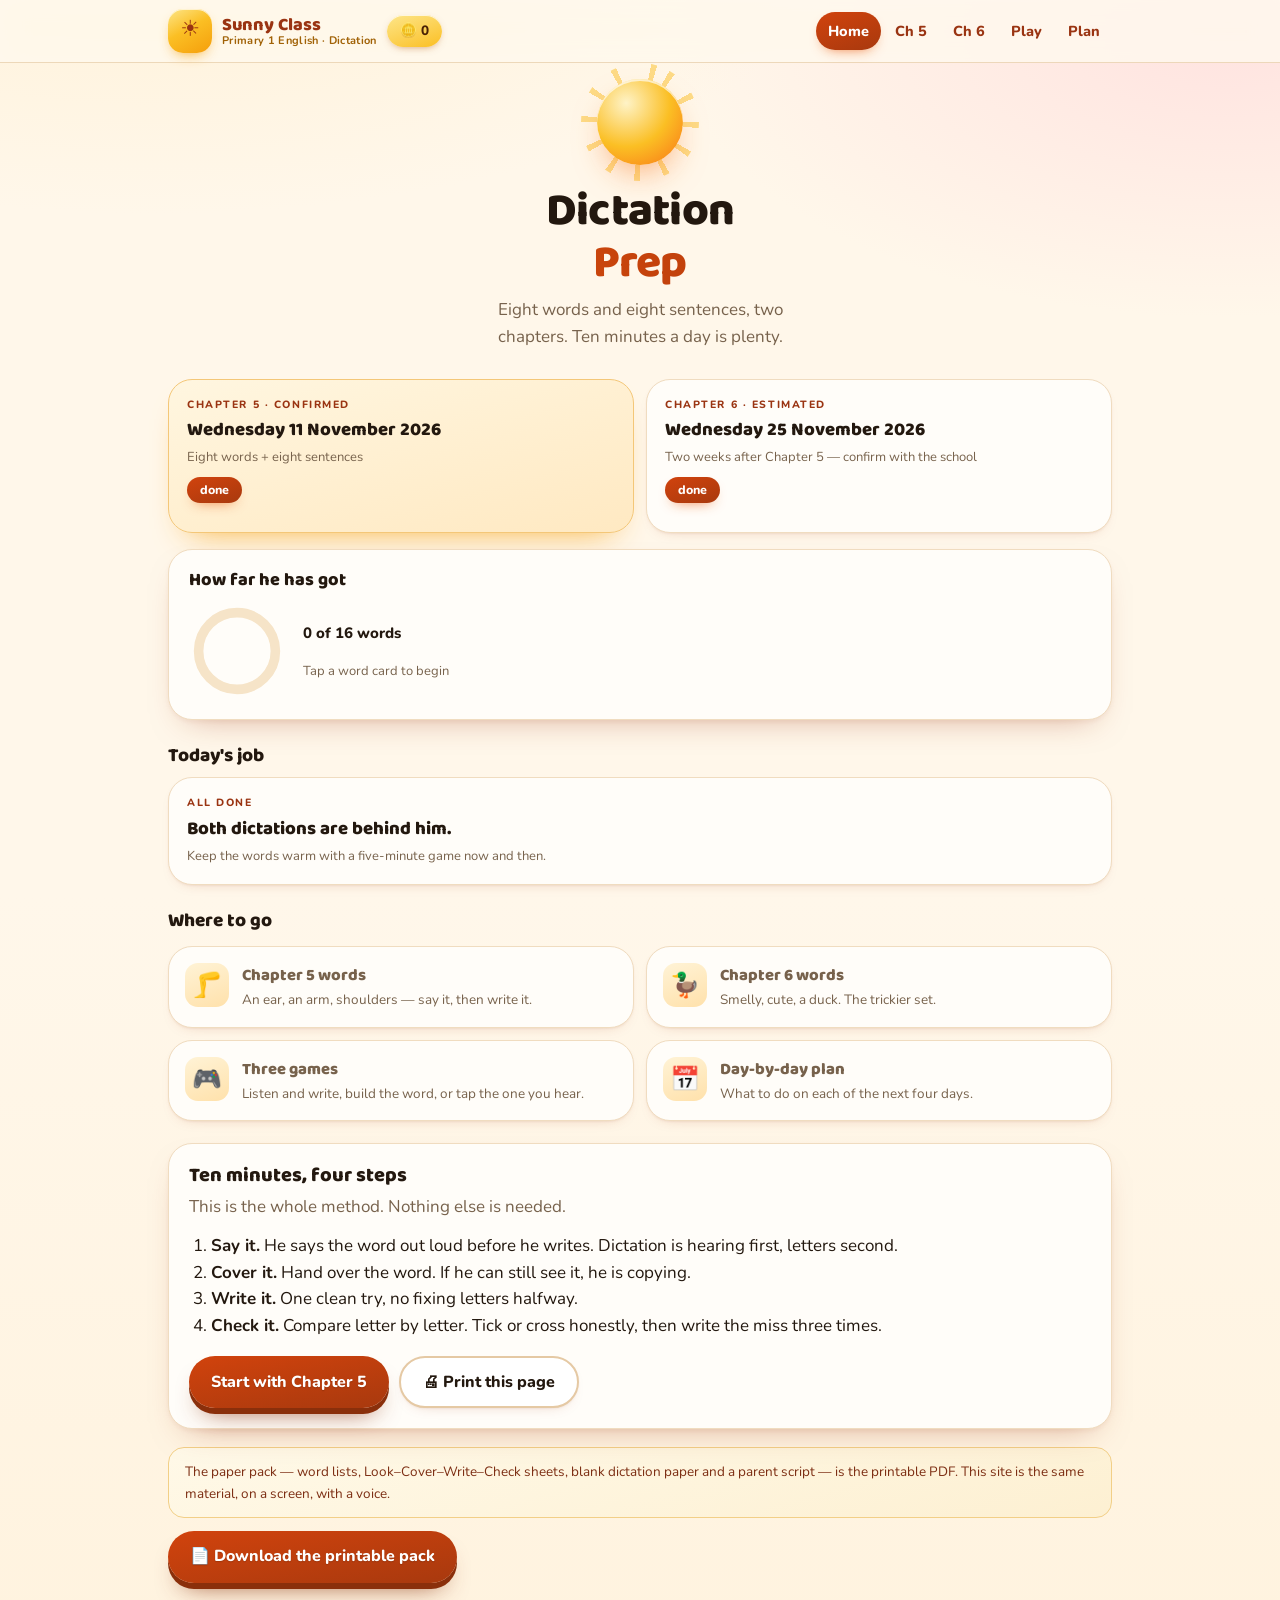
<file: index.html>
<!DOCTYPE html>
<html lang="en">
<head>
<meta charset="utf-8">
<meta name="viewport" content="width=device-width, initial-scale=1">
<title>Sunny Class · P1 English Dictation</title>
<meta name="description" content="Practice for Anton's Primary 1 English dictation, Chapters 5 and 6.">
<meta name="theme-color" content="#fff7ea">
<link rel="icon" href="favicon.svg" type="image/svg+xml">
<link rel="preconnect" href="https://fonts.googleapis.com">
<link rel="preconnect" href="https://fonts.gstatic.com" crossorigin>
<link href="https://fonts.googleapis.com/css2?family=Baloo+2:wght@600;700;800&family=Nunito:wght@400;600;700;800&family=Comic+Neue:wght@700&display=swap" rel="stylesheet">
<link rel="stylesheet" href="css/app.css">
</head>
<body data-page="home">

<header class="site-header">
  <div class="wrap">
    <a class="brand" href="./">
      <span class="brand-mark" aria-hidden="true">☀️</span>
      <span>Sunny Class<small>Primary 1 English · Dictation</small></span>
    </a>
    <p class="coins" data-coins>🪙 0</p>
    <nav class="nav" aria-label="Main">
      <a href="./" aria-current="page">Home</a>
      <a href="ch5/">Ch 5</a>
      <a href="ch6/">Ch 6</a>
      <a href="play/">Play</a>
      <a href="plan/">Plan</a>
    </nav>
  </div>
</header>

<main class="wrap">

  <section class="hero">
    <div class="sun-badge" aria-hidden="true"></div>
    <h1>Dictation <span class="g">Prep</span></h1>
    <p class="lede">Eight words and eight sentences, two chapters. Ten minutes a day is plenty.</p>
  </section>

  <section class="dates" aria-label="Dictation dates">
    <div class="date-card now">
      <p class="tag">CHAPTER 5 · CONFIRMED</p>
      <p class="when">Wednesday 11 November 2026</p>
      <p class="sub">Eight words + eight sentences</p>
      <p class="countdown" data-countdown="ch5">…</p>
    </div>
    <div class="date-card">
      <p class="tag">CHAPTER 6 · ESTIMATED</p>
      <p class="when">Wednesday 25 November 2026</p>
      <p class="sub">Two weeks after Chapter 5 — confirm with the school</p>
      <p class="countdown" data-countdown="ch6">…</p>
    </div>
  </section>

  <section style="margin-top:16px" aria-labelledby="ring-h">
    <div class="card">
      <h2 id="ring-h" style="font-size:18px;margin-bottom:12px">How far he has got</h2>
      <div data-ring></div>
    </div>
  </section>

  <section aria-labelledby="today-h">
    <h2 id="today-h" style="margin:26px 0 0;font-size:19px">Today's job</h2>
    <div style="margin-top:10px" data-today></div>
  </section>

  <section aria-labelledby="go-h">
    <h2 id="go-h" style="margin:26px 0 0;font-size:19px">Where to go</h2>
    <div class="grid-links">
      <a class="tile" href="ch5/">
        <span class="ico" aria-hidden="true">🦵</span>
        <span><strong>Chapter 5 words</strong><span>An ear, an arm, shoulders — say it, then write it.</span></span>
      </a>
      <a class="tile" href="ch6/">
        <span class="ico" aria-hidden="true">🦆</span>
        <span><strong>Chapter 6 words</strong><span>Smelly, cute, a duck. The trickier set.</span></span>
      </a>
      <a class="tile" href="play/">
        <span class="ico" aria-hidden="true">🎮</span>
        <span><strong>Three games</strong><span>Listen and write, build the word, or tap the one you hear.</span></span>
      </a>
      <a class="tile" href="plan/">
        <span class="ico" aria-hidden="true">📅</span>
        <span><strong>Day-by-day plan</strong><span>What to do on each of the next four days.</span></span>
      </a>
    </div>
  </section>

  <section class="card" style="margin-top:22px" aria-labelledby="min-h">
    <h2 id="min-h">Ten minutes, four steps</h2>
    <p class="lede">This is the whole method. Nothing else is needed.</p>
    <ol style="margin:12px 0 0;padding-left:22px">
      <li><strong>Say it.</strong> He says the word out loud before he writes. Dictation is hearing first, letters second.</li>
      <li><strong>Cover it.</strong> Hand over the word. If he can still see it, he is copying.</li>
      <li><strong>Write it.</strong> One clean try, no fixing letters halfway.</li>
      <li><strong>Check it.</strong> Compare letter by letter. Tick or cross honestly, then write the miss three times.</li>
    </ol>
    <div class="btn-row" style="margin-top:16px">
      <a class="btn btn-primary" href="ch5/">Start with Chapter 5</a>
      <button class="btn btn-ghost" data-print>🖨 Print this page</button>
    </div>
  </section>

  <p class="notice warm" style="margin-top:18px">
    The paper pack — word lists, Look–Cover–Write–Check sheets, blank dictation paper and a parent script —
    is the printable PDF. This site is the same material, on a screen, with a voice.
  </p>
  <div class="btn-row" style="margin-top:12px">
    <a class="btn btn-primary" href="Anton_P1_Dictation_Prep_Pack.pdf" download>📄 Download the printable pack</a>
  </div>

  <footer class="site-footer">
    Made from the school dictation sheets, pages 2 and 3. Scores stay on this device.
  </footer>
</main>

<nav class="bottom-nav" aria-label="Main">
  <ul>
    <li><a href="./" aria-current="page"><span aria-hidden="true">🏠</span><span>Home</span></a></li>
    <li><a href="ch5/"><span aria-hidden="true">🦵</span><span>Ch 5</span></a></li>
    <li><a href="ch6/"><span aria-hidden="true">🦆</span><span>Ch 6</span></a></li>
    <li><a href="play/"><span aria-hidden="true">🎮</span><span>Play</span></a></li>
    <li><a href="plan/"><span aria-hidden="true">📅</span><span>Plan</span></a></li>
  </ul>
</nav>

<script src="js/data.js"></script>
<script src="js/app.js"></script>
</body>
</html>
</file>
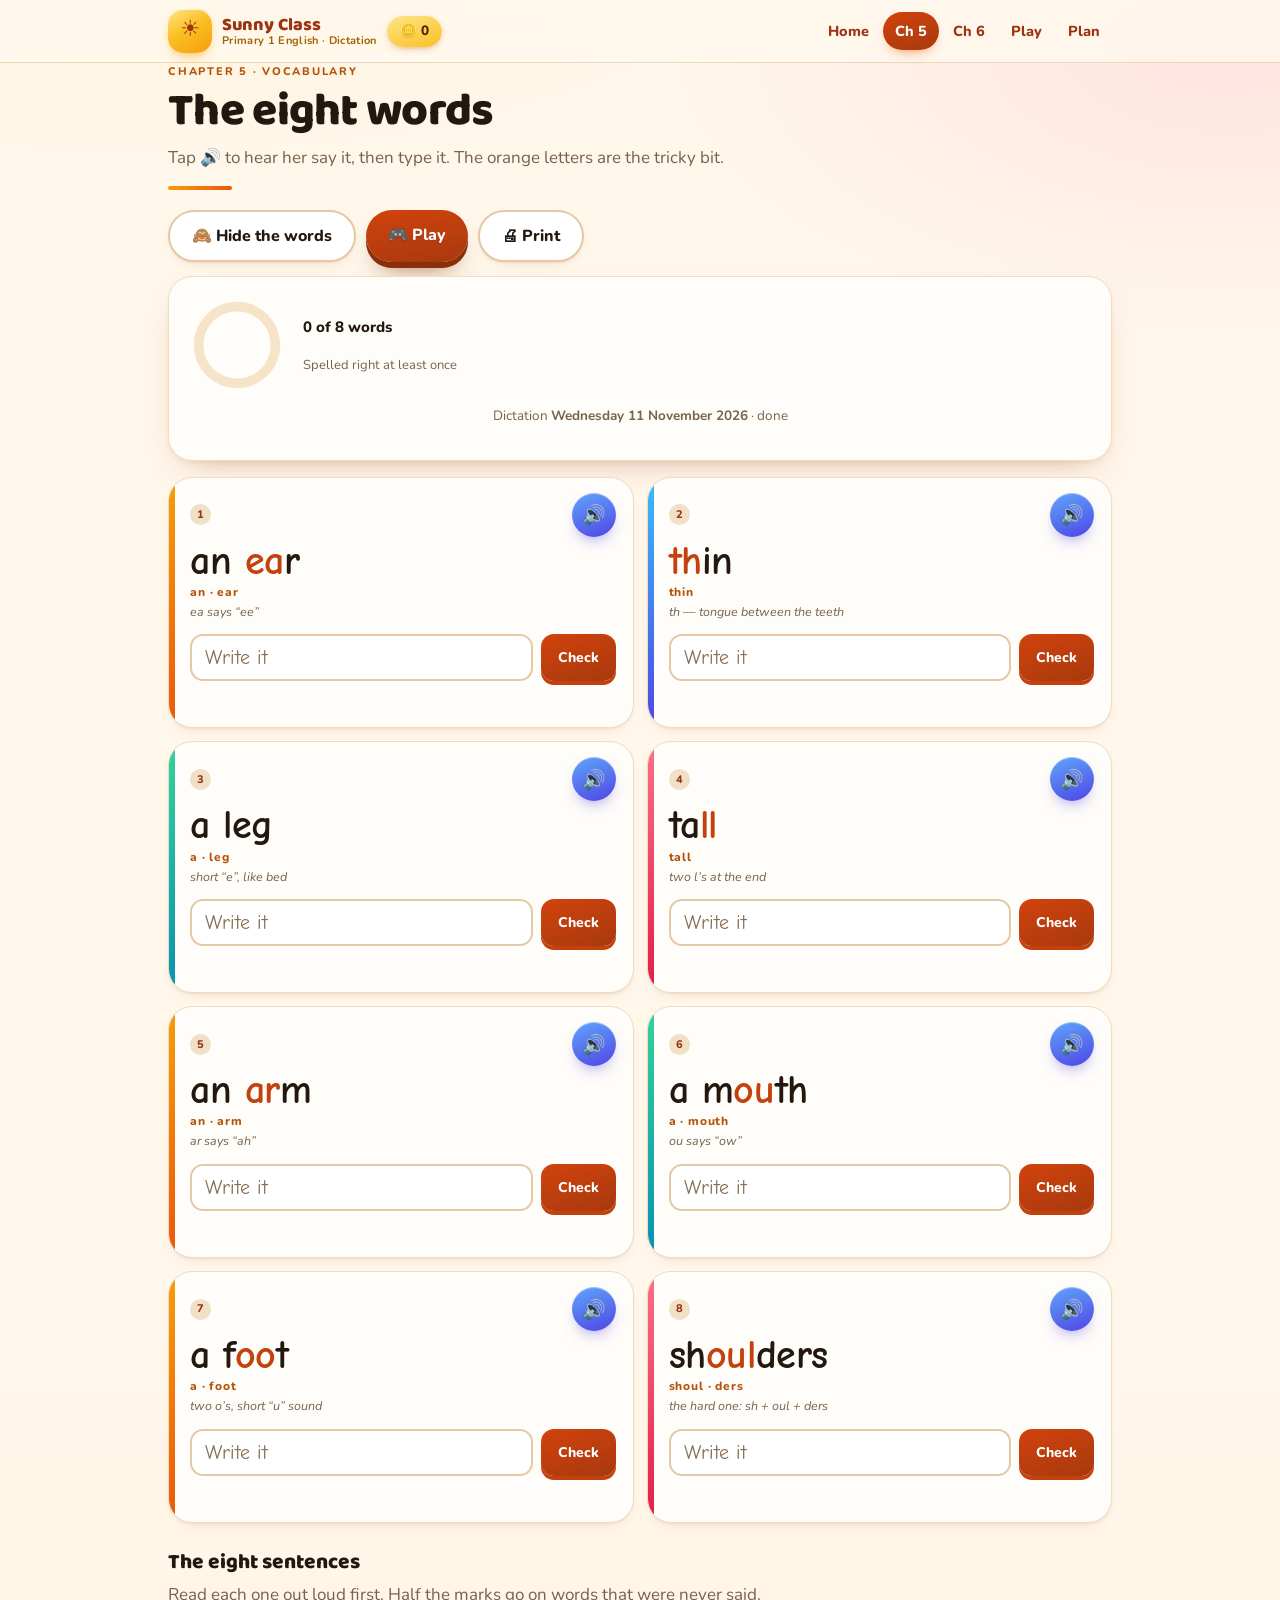
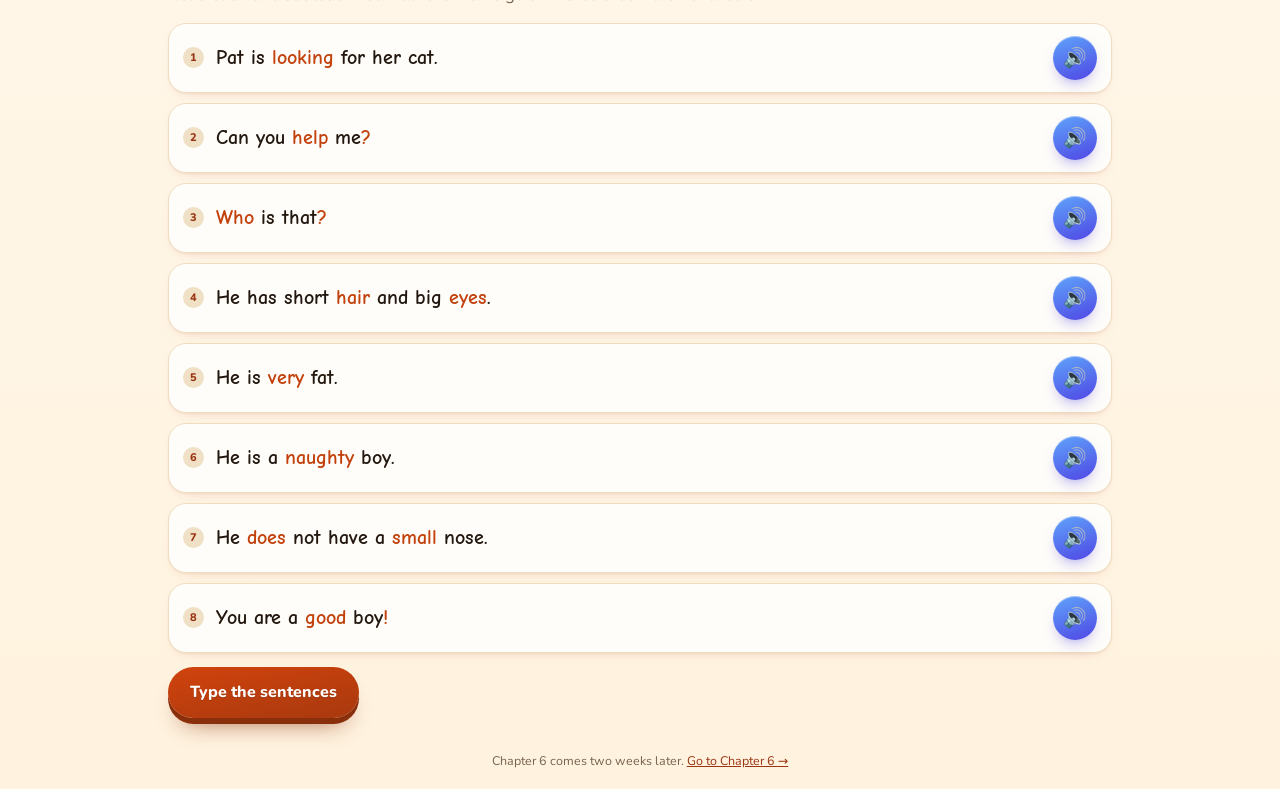
<file: ch5/index.html>
<!DOCTYPE html>
<html lang="en">
<head>
<meta charset="utf-8">
<meta name="viewport" content="width=device-width, initial-scale=1">
<title>Chapter 5 · Sunny Class</title>
<meta name="description" content="Chapter 5 dictation words and sentences for Anton — an ear, thin, a leg, tall, an arm, a mouth, a foot, shoulders.">
<meta name="theme-color" content="#fff7ea">
<link rel="icon" href="../favicon.svg" type="image/svg+xml">
<link rel="preconnect" href="https://fonts.googleapis.com">
<link rel="preconnect" href="https://fonts.gstatic.com" crossorigin>
<link href="https://fonts.googleapis.com/css2?family=Baloo+2:wght@600;700;800&family=Nunito:wght@400;600;700;800&family=Comic+Neue:wght@700&display=swap" rel="stylesheet">
<link rel="stylesheet" href="../css/app.css">
</head>
<body data-page="chapter" data-ch="ch5">

<header class="site-header">
  <div class="wrap">
    <a class="brand" href="../">
      <span class="brand-mark" aria-hidden="true">☀️</span>
      <span>Sunny Class<small>Primary 1 English · Dictation</small></span>
    </a>
    <p class="coins" data-coins>🪙 0</p>
    <nav class="nav" aria-label="Main">
      <a href="../">Home</a>
      <a href="../ch5/" aria-current="page">Ch 5</a>
      <a href="../ch6/">Ch 6</a>
      <a href="../play/">Play</a>
      <a href="../plan/">Plan</a>
    </nav>
  </div>
</header>

<main class="wrap">
  <p class="kicker">Chapter 5 · Vocabulary</p>
  <h1>The eight words</h1>
  <p class="lede">Tap 🔊 to hear her say it, then type it. The orange letters are the tricky bit.</p>
  <div class="rule"></div>

  <div class="btn-row">
    <button class="btn btn-ghost" data-cover aria-pressed="false">🙈 Hide the words</button>
    <a class="btn btn-primary" href="../play/?ch=ch5&amp;mode=type">🎮 Play</a>
    <button class="btn btn-ghost" data-print>🖨 Print</button>
  </div>

  <div class="card" style="margin-top:14px">
    <div data-ring></div>
    <p class="hint" style="margin-top:12px;text-align:center">
      Dictation <strong>Wednesday 11 November 2026</strong> · <span data-countdown="ch5"></span>
    </p>
  </div>

  <div class="word-grid" data-words></div>

  <section aria-labelledby="sents-h" style="margin-top:28px">
    <h2 id="sents-h" style="font-size:21px">The eight sentences</h2>
    <p class="lede">Read each one out loud first. Half the marks go on words that were never said.</p>
    <ul class="sent-list" data-sentences></ul>
    <div class="btn-row" style="margin-top:14px">
      <a class="btn btn-primary" href="../play/?ch=ch5&amp;mode=type&amp;part=sentences">Type the sentences</a>
    </div>
  </section>

  <footer class="site-footer">
    <p>Chapter 6 comes two weeks later. <a href="../ch6/">Go to Chapter 6 →</a></p>
  </footer>
</main>

<nav class="bottom-nav" aria-label="Main">
  <ul>
    <li><a href="../"><span aria-hidden="true">🏠</span><span>Home</span></a></li>
    <li><a href="../ch5/" aria-current="page"><span aria-hidden="true">🦵</span><span>Ch 5</span></a></li>
    <li><a href="../ch6/"><span aria-hidden="true">🦆</span><span>Ch 6</span></a></li>
    <li><a href="../play/"><span aria-hidden="true">🎮</span><span>Play</span></a></li>
    <li><a href="../plan/"><span aria-hidden="true">📅</span><span>Plan</span></a></li>
  </ul>
</nav>

<script src="../js/data.js"></script>
<script src="../js/app.js"></script>
</body>
</html>
</file>
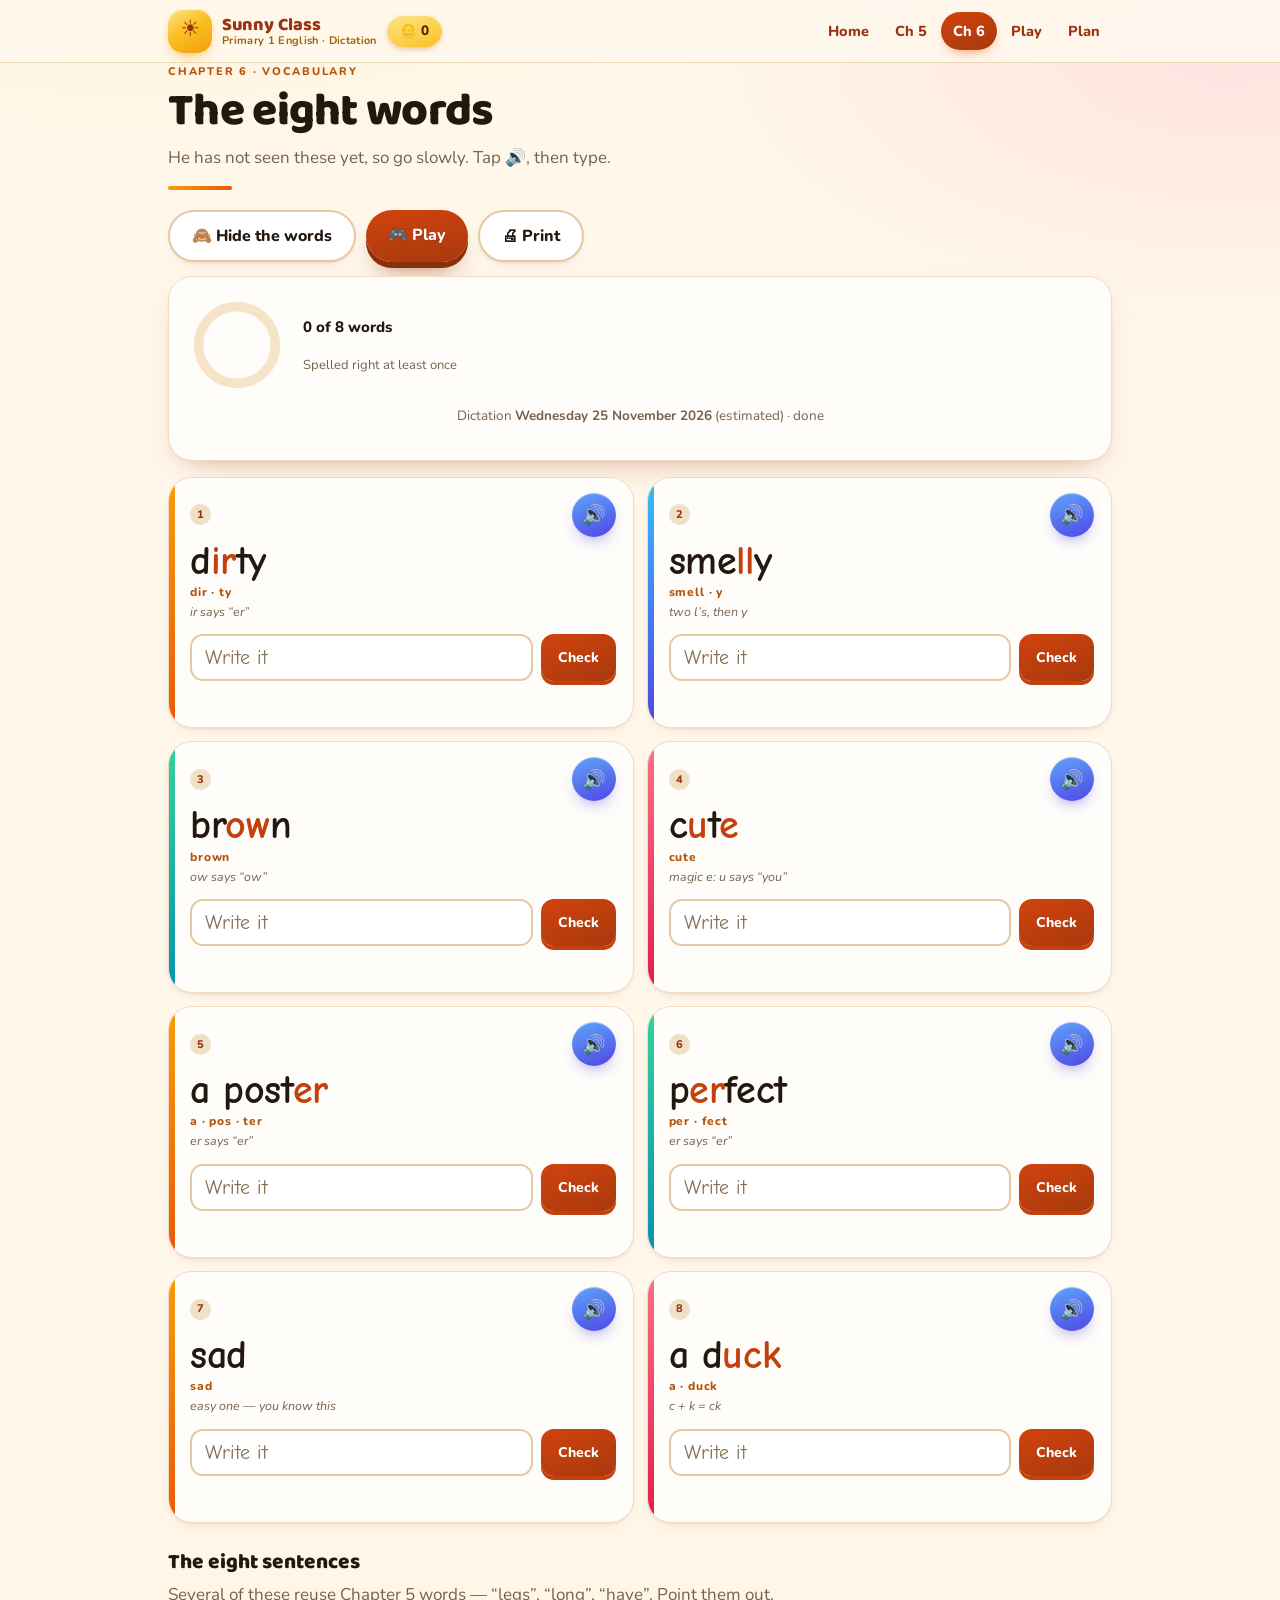
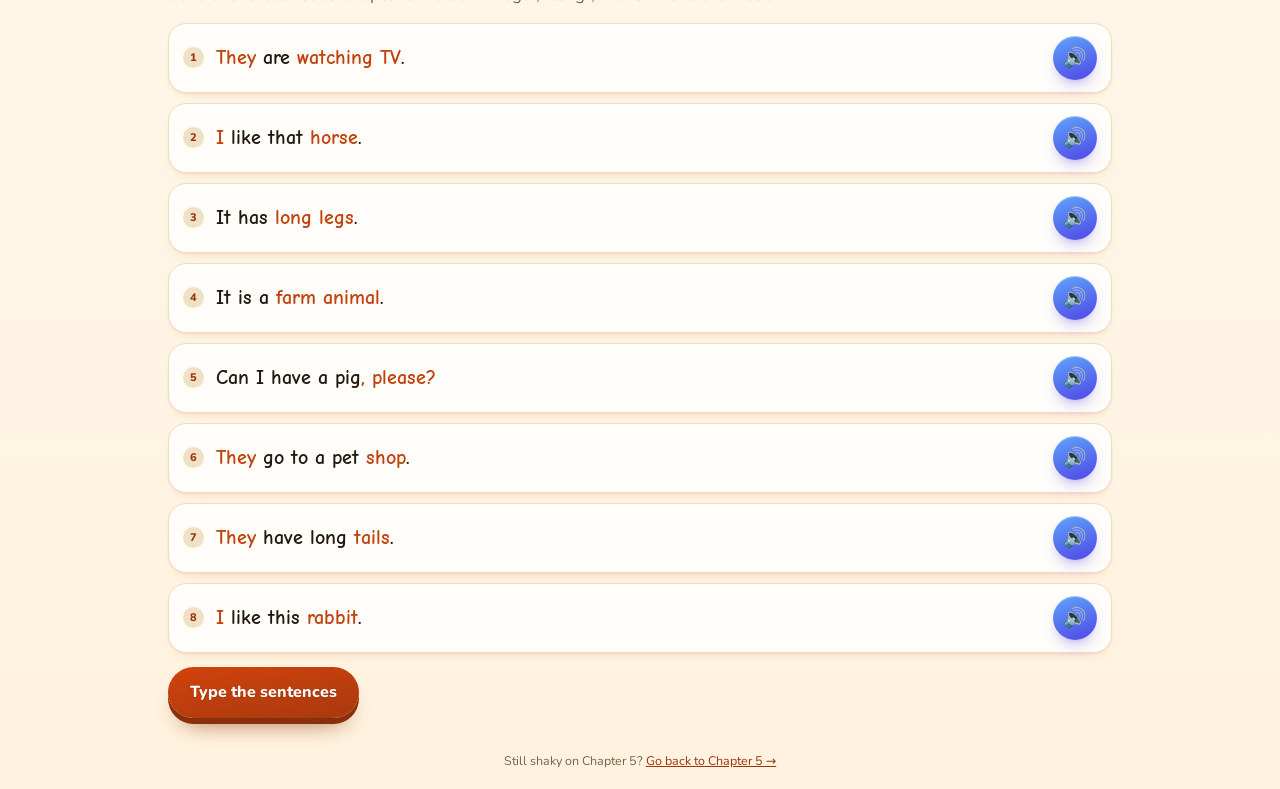
<file: ch6/index.html>
<!DOCTYPE html>
<html lang="en">
<head>
<meta charset="utf-8">
<meta name="viewport" content="width=device-width, initial-scale=1">
<title>Chapter 6 · Sunny Class</title>
<meta name="description" content="Chapter 6 dictation words and sentences for Anton — dirty, smelly, brown, cute, a poster, perfect, sad, a duck.">
<meta name="theme-color" content="#fff7ea">
<link rel="icon" href="../favicon.svg" type="image/svg+xml">
<link rel="preconnect" href="https://fonts.googleapis.com">
<link rel="preconnect" href="https://fonts.gstatic.com" crossorigin>
<link href="https://fonts.googleapis.com/css2?family=Baloo+2:wght@600;700;800&family=Nunito:wght@400;600;700;800&family=Comic+Neue:wght@700&display=swap" rel="stylesheet">
<link rel="stylesheet" href="../css/app.css">
</head>
<body data-page="chapter" data-ch="ch6">

<header class="site-header">
  <div class="wrap">
    <a class="brand" href="../">
      <span class="brand-mark" aria-hidden="true">☀️</span>
      <span>Sunny Class<small>Primary 1 English · Dictation</small></span>
    </a>
    <p class="coins" data-coins>🪙 0</p>
    <nav class="nav" aria-label="Main">
      <a href="../">Home</a>
      <a href="../ch5/">Ch 5</a>
      <a href="../ch6/" aria-current="page">Ch 6</a>
      <a href="../play/">Play</a>
      <a href="../plan/">Plan</a>
    </nav>
  </div>
</header>

<main class="wrap">
  <p class="kicker">Chapter 6 · Vocabulary</p>
  <h1>The eight words</h1>
  <p class="lede">He has not seen these yet, so go slowly. Tap 🔊, then type.</p>
  <div class="rule"></div>

  <div class="btn-row">
    <button class="btn btn-ghost" data-cover aria-pressed="false">🙈 Hide the words</button>
    <a class="btn btn-primary" href="../play/?ch=ch6&amp;mode=type">🎮 Play</a>
    <button class="btn btn-ghost" data-print>🖨 Print</button>
  </div>

  <div class="card" style="margin-top:14px">
    <div data-ring></div>
    <p class="hint" style="margin-top:12px;text-align:center">
      Dictation <strong>Wednesday 25 November 2026</strong> (estimated) · <span data-countdown="ch6"></span>
    </p>
  </div>

  <div class="word-grid" data-words></div>

  <section aria-labelledby="sents-h" style="margin-top:28px">
    <h2 id="sents-h" style="font-size:21px">The eight sentences</h2>
    <p class="lede">Several of these reuse Chapter 5 words — “legs”, “long”, “have”. Point them out.</p>
    <ul class="sent-list" data-sentences></ul>
    <div class="btn-row" style="margin-top:14px">
      <a class="btn btn-primary" href="../play/?ch=ch6&amp;mode=type&amp;part=sentences">Type the sentences</a>
    </div>
  </section>

  <footer class="site-footer">
    <p>Still shaky on Chapter 5? <a href="../ch5/">Go back to Chapter 5 →</a></p>
  </footer>
</main>

<nav class="bottom-nav" aria-label="Main">
  <ul>
    <li><a href="../"><span aria-hidden="true">🏠</span><span>Home</span></a></li>
    <li><a href="../ch5/"><span aria-hidden="true">🦵</span><span>Ch 5</span></a></li>
    <li><a href="../ch6/" aria-current="page"><span aria-hidden="true">🦆</span><span>Ch 6</span></a></li>
    <li><a href="../play/"><span aria-hidden="true">🎮</span><span>Play</span></a></li>
    <li><a href="../plan/"><span aria-hidden="true">📅</span><span>Plan</span></a></li>
  </ul>
</nav>

<script src="../js/data.js"></script>
<script src="../js/app.js"></script>
</body>
</html>
</file>
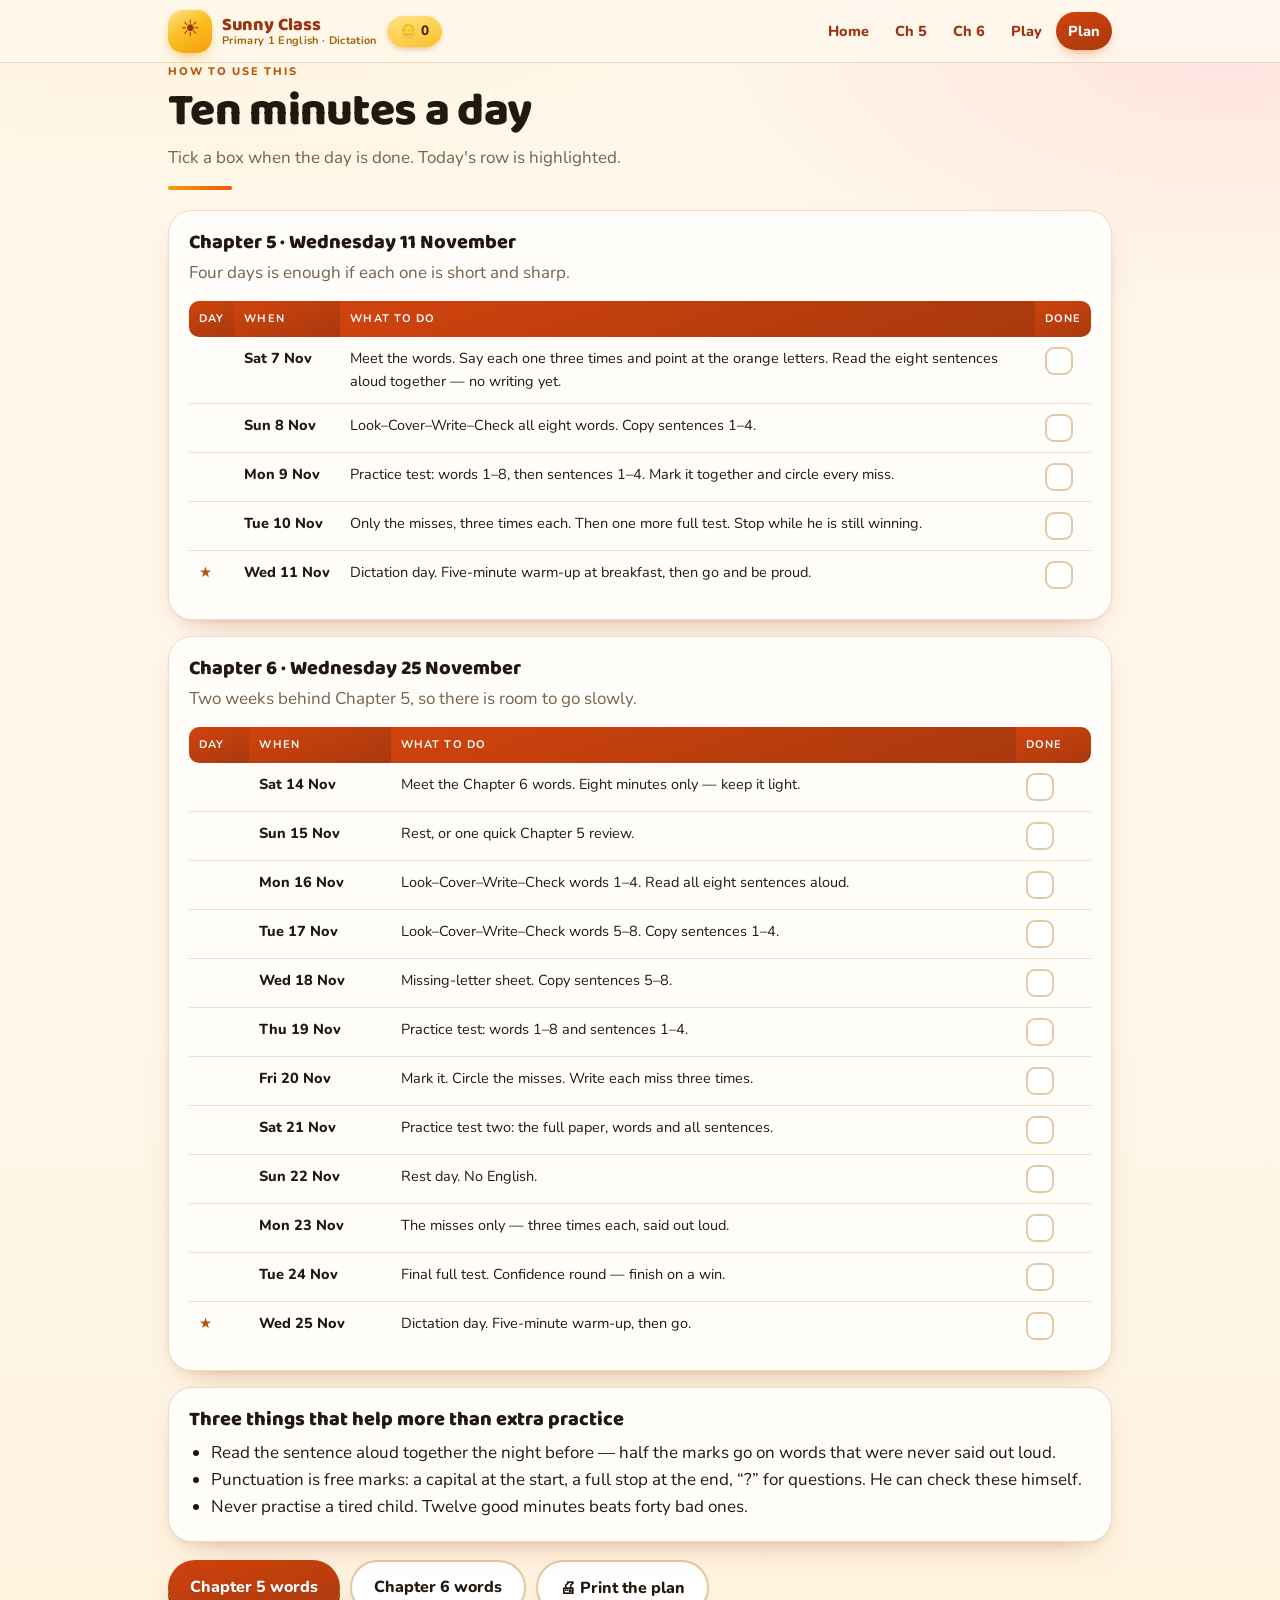
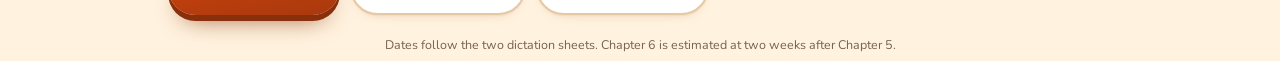
<file: plan/index.html>
<!DOCTYPE html>
<html lang="en">
<head>
<meta charset="utf-8">
<meta name="viewport" content="width=device-width, initial-scale=1">
<title>Day-by-day plan · Sunny Class</title>
<meta name="description" content="The day-by-day dictation plan for Chapters 5 and 6.">
<meta name="theme-color" content="#fff7ea">
<link rel="icon" href="../favicon.svg" type="image/svg+xml">
<link rel="preconnect" href="https://fonts.googleapis.com">
<link rel="preconnect" href="https://fonts.gstatic.com" crossorigin>
<link href="https://fonts.googleapis.com/css2?family=Baloo+2:wght@600;700;800&family=Nunito:wght@400;600;700;800&family=Comic+Neue:wght@700&display=swap" rel="stylesheet">
<link rel="stylesheet" href="../css/app.css">
</head>
<body data-page="plan">

<header class="site-header">
  <div class="wrap">
    <a class="brand" href="../">
      <span class="brand-mark" aria-hidden="true">☀️</span>
      <span>Sunny Class<small>Primary 1 English · Dictation</small></span>
    </a>
    <p class="coins" data-coins>🪙 0</p>
    <nav class="nav" aria-label="Main">
      <a href="../">Home</a>
      <a href="../ch5/">Ch 5</a>
      <a href="../ch6/">Ch 6</a>
      <a href="../play/">Play</a>
      <a href="../plan/" aria-current="page">Plan</a>
    </nav>
  </div>
</header>

<main class="wrap">
  <p class="kicker">How to use this</p>
  <h1>Ten minutes a day</h1>
  <p class="lede">Tick a box when the day is done. Today's row is highlighted.</p>
  <div class="rule"></div>

  <section class="card" aria-labelledby="c5-h">
    <h2 id="c5-h">Chapter 5 · Wednesday 11 November</h2>
    <p class="lede">Four days is enough if each one is short and sharp.</p>
    <table class="plan-table">
      <thead>
        <tr><th>Day</th><th>When</th><th>What to do</th><th>Done</th></tr>
      </thead>
      <tbody data-plan="ch5"></tbody>
    </table>
  </section>

  <section class="card" aria-labelledby="c6-h">
    <h2 id="c6-h">Chapter 6 · Wednesday 25 November</h2>
    <p class="lede">Two weeks behind Chapter 5, so there is room to go slowly.</p>
    <table class="plan-table">
      <thead>
        <tr><th>Day</th><th>When</th><th>What to do</th><th>Done</th></tr>
      </thead>
      <tbody data-plan="ch6"></tbody>
    </table>
  </section>

  <section class="card" aria-labelledby="tips-h">
    <h2 id="tips-h">Three things that help more than extra practice</h2>
    <ul style="margin:10px 0 0;padding-left:22px">
      <li>Read the sentence aloud together the night before — half the marks go on words that were never said out loud.</li>
      <li>Punctuation is free marks: a capital at the start, a full stop at the end, “?” for questions. He can check these himself.</li>
      <li>Never practise a tired child. Twelve good minutes beats forty bad ones.</li>
    </ul>
  </section>

  <div class="btn-row" style="margin-top:18px">
    <a class="btn btn-primary" href="../ch5/">Chapter 5 words</a>
    <a class="btn btn-ghost" href="../ch6/">Chapter 6 words</a>
    <button class="btn btn-ghost" data-print>🖨 Print the plan</button>
  </div>

  <footer class="site-footer">
    Dates follow the two dictation sheets. Chapter 6 is estimated at two weeks after Chapter 5.
  </footer>
</main>

<nav class="bottom-nav" aria-label="Main">
  <ul>
    <li><a href="../"><span aria-hidden="true">🏠</span><span>Home</span></a></li>
    <li><a href="../ch5/"><span aria-hidden="true">🦵</span><span>Ch 5</span></a></li>
    <li><a href="../ch6/"><span aria-hidden="true">🦆</span><span>Ch 6</span></a></li>
    <li><a href="../play/"><span aria-hidden="true">🎮</span><span>Play</span></a></li>
    <li><a href="../plan/" aria-current="page"><span aria-hidden="true">📅</span><span>Plan</span></a></li>
  </ul>
</nav>

<script src="../js/data.js"></script>
<script src="../js/app.js"></script>
</body>
</html>
</file>
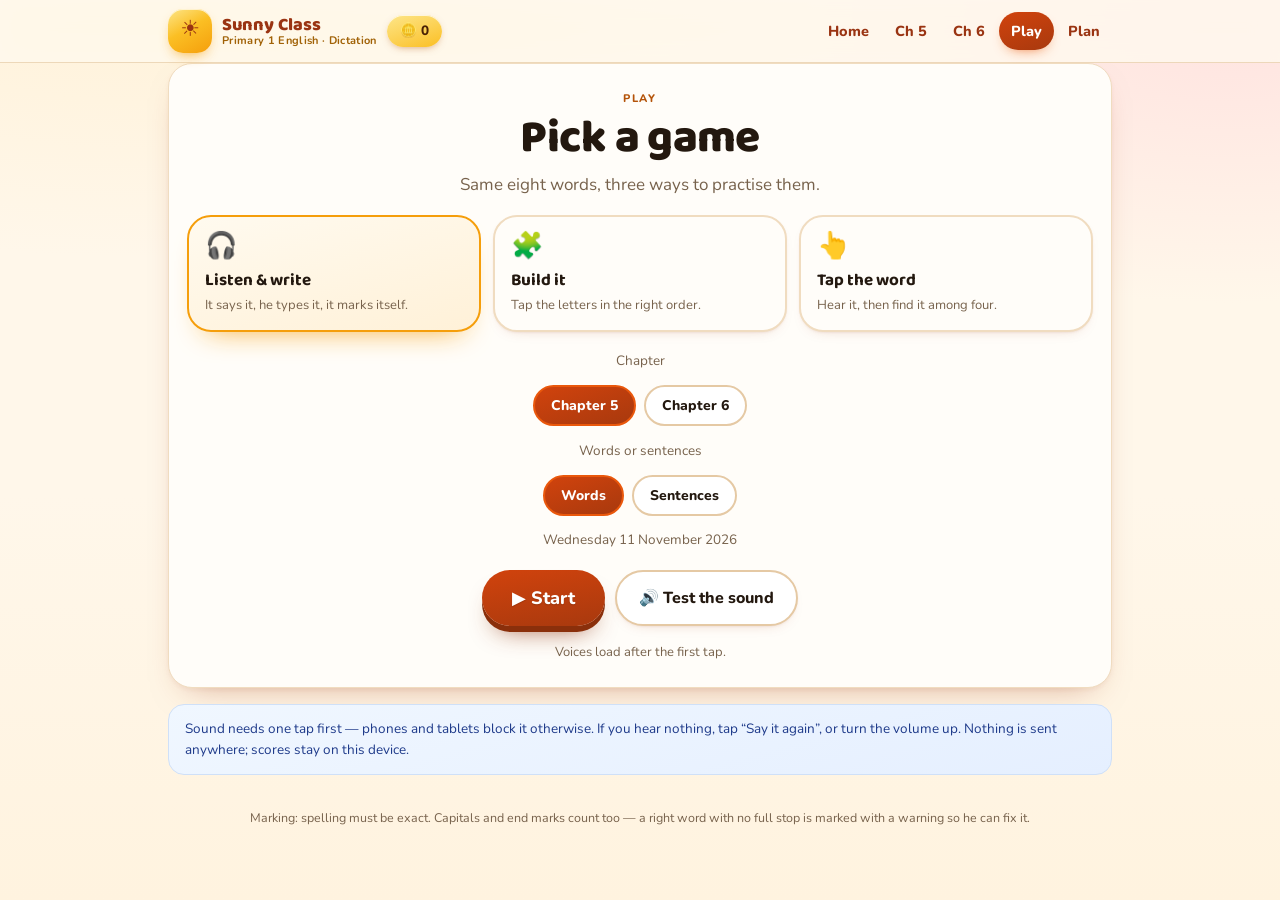
<file: play/index.html>
<!DOCTYPE html>
<html lang="en">
<head>
<meta charset="utf-8">
<meta name="viewport" content="width=device-width, initial-scale=1">
<title>Play · Sunny Class</title>
<meta name="description" content="Three dictation games for Anton — listen and write, build the word, tap the word you hear.">
<meta name="theme-color" content="#fff7ea">
<link rel="icon" href="../favicon.svg" type="image/svg+xml">
<link rel="preconnect" href="https://fonts.googleapis.com">
<link rel="preconnect" href="https://fonts.gstatic.com" crossorigin>
<link href="https://fonts.googleapis.com/css2?family=Baloo+2:wght@600;700;800&family=Nunito:wght@400;600;700;800&family=Comic+Neue:wght@700&display=swap" rel="stylesheet">
<link rel="stylesheet" href="../css/app.css">
</head>
<body data-page="play">

<header class="site-header">
  <div class="wrap">
    <a class="brand" href="../">
      <span class="brand-mark" aria-hidden="true">☀️</span>
      <span>Sunny Class<small>Primary 1 English · Dictation</small></span>
    </a>
    <p class="coins" data-coins>🪙 0</p>
    <nav class="nav" aria-label="Main">
      <a href="../">Home</a>
      <a href="../ch5/">Ch 5</a>
      <a href="../ch6/">Ch 6</a>
      <a href="../play/" aria-current="page">Play</a>
      <a href="../plan/">Plan</a>
    </nav>
  </div>
</header>

<main class="wrap">
  <div data-play></div>

  <p class="notice" style="margin-top:16px">
    Sound needs one tap first — phones and tablets block it otherwise. If you hear nothing, tap
    “Say it again”, or turn the volume up. Nothing is sent anywhere; scores stay on this device.
  </p>

  <footer class="site-footer">
    Marking: spelling must be exact. Capitals and end marks count too — a right word with no full stop
    is marked with a warning so he can fix it.
  </footer>
</main>

<nav class="bottom-nav" aria-label="Main">
  <ul>
    <li><a href="../"><span aria-hidden="true">🏠</span><span>Home</span></a></li>
    <li><a href="../ch5/"><span aria-hidden="true">🦵</span><span>Ch 5</span></a></li>
    <li><a href="../ch6/"><span aria-hidden="true">🦆</span><span>Ch 6</span></a></li>
    <li><a href="../play/" aria-current="page"><span aria-hidden="true">🎮</span><span>Play</span></a></li>
    <li><a href="../plan/"><span aria-hidden="true">📅</span><span>Plan</span></a></li>
  </ul>
</nav>

<script src="../js/data.js"></script>
<script src="../js/app.js"></script>
</body>
</html>
</file>
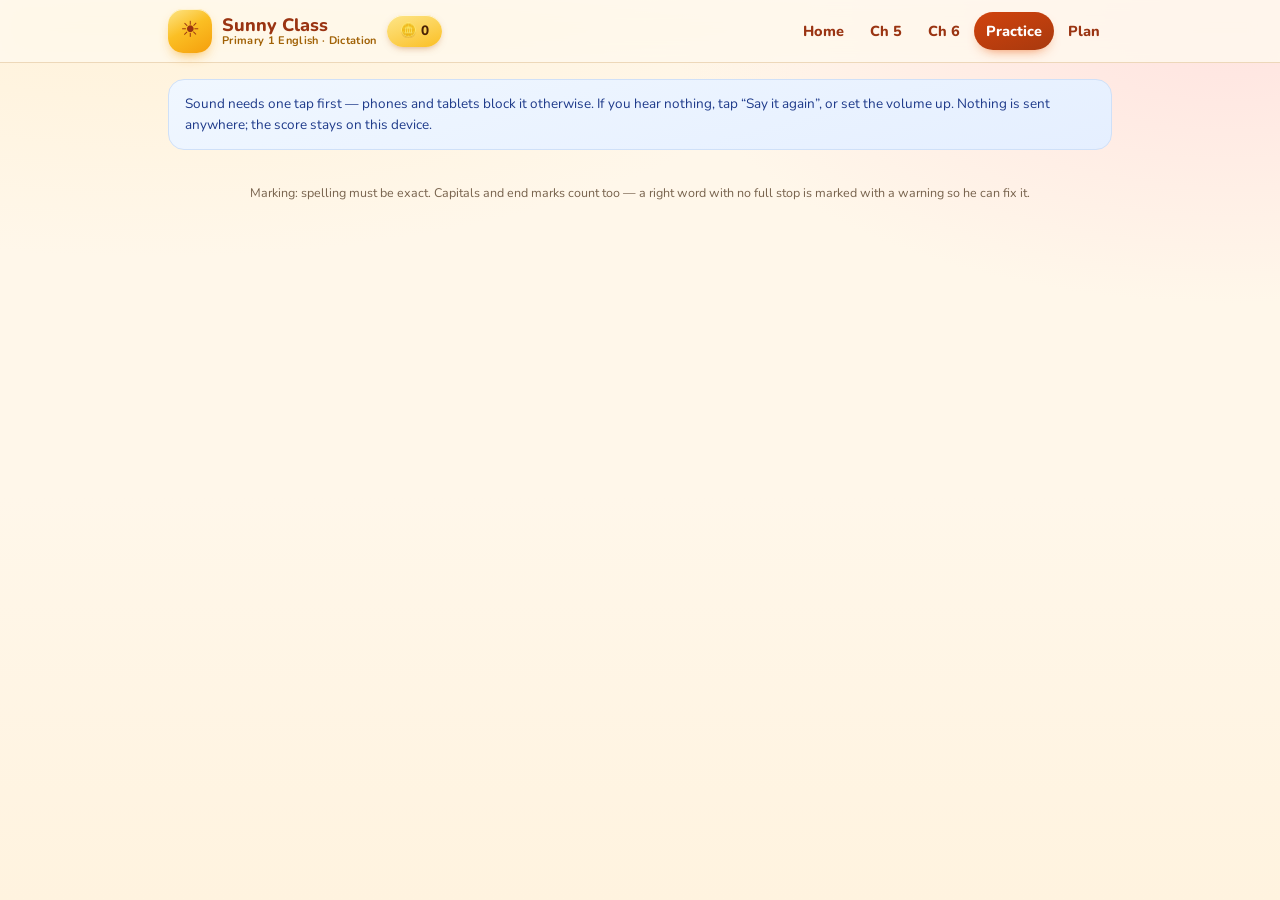
<file: practice/index.html>
<!DOCTYPE html>
<html lang="en">
<head>
<meta charset="utf-8">
<meta name="viewport" content="width=device-width, initial-scale=1">
<title>Practice test · Sunny Class</title>
<meta name="description" content="Listen-and-write practice test for Anton's P1 dictation, Chapters 5 and 6.">
<meta name="theme-color" content="#fff8ec">
<link rel="icon" href="../favicon.svg" type="image/svg+xml">
<link rel="preconnect" href="https://fonts.googleapis.com">
<link rel="preconnect" href="https://fonts.gstatic.com" crossorigin>
<link href="https://fonts.googleapis.com/css2?family=Nunito:wght@400;600;700;800&family=Comic+Neue:wght@700&display=swap" rel="stylesheet">
<link rel="stylesheet" href="../css/app.css">
</head>
<body data-page="practice">

<header class="site-header">
  <div class="wrap">
    <a class="brand" href="../">
      <span class="brand-mark" aria-hidden="true">☀️</span>
      <span>Sunny Class<small>Primary 1 English · Dictation</small></span>
    </a>
    <p class="coins" data-coins>🪙 0</p>
    <nav class="nav" aria-label="Main">
      <a href="../">Home</a>
      <a href="../ch5/">Ch 5</a>
      <a href="../ch6/">Ch 6</a>
      <a href="../practice/" aria-current="page">Practice</a>
      <a href="../plan/">Plan</a>
    </nav>
  </div>
</header>

<main class="wrap">
  <div data-practice></div>

  <p class="notice" style="margin-top:16px">
    Sound needs one tap first — phones and tablets block it otherwise. If you hear nothing, tap
    “Say it again”, or set the volume up. Nothing is sent anywhere; the score stays on this device.
  </p>

  <footer class="site-footer">
    Marking: spelling must be exact. Capitals and end marks count too — a right word with no full stop
    is marked with a warning so he can fix it.
  </footer>
</main>

<nav class="bottom-nav" aria-label="Main">
  <ul>
    <li><a href="../"><span aria-hidden="true">🏠</span><span>Home</span></a></li>
    <li><a href="../ch5/"><span aria-hidden="true">🦵</span><span>Ch 5</span></a></li>
    <li><a href="../ch6/"><span aria-hidden="true">🦆</span><span>Ch 6</span></a></li>
    <li><a href="../practice/" aria-current="page"><span aria-hidden="true">🎧</span><span>Practice</span></a></li>
    <li><a href="../plan/"><span aria-hidden="true">📅</span><span>Plan</span></a></li>
  </ul>
</nav>

<script src="../js/data.js"></script>
<script src="../js/app.js"></script>
</body>
</html>
</file>
<file: css/app.css>
/* ==========================================================================
   Sunny Class — P1 English Dictation
   Warm, rounded, high-contrast, phone-first.
   ========================================================================== */

:root {
  --bg: #fff7ea;
  --bg-2: #ffeacd;
  --ink: #23180f;
  --ink-soft: #77624c;
  --amber: #f59e0b;
  --amber-2: #ea580c;
  --amber-deep: #9a3412;
  --amber-ink: #b45309;   /* small amber text on cream: 4.72:1 */
  --amber-btn-1: #d1430d; /* button gradient, both stops clear 4.5:1 with white */
  --amber-btn-2: #a8390e;
  --btn-shadow: #8a2f0b;
  --orange: #c2410c;
  --card: #fffdf9;
  --line: #f0dcc0;
  --line-strong: #e5c9a4;
  --green: #15803d;
  --green-bg: #dcfce7;
  --red: #b91c1c;
  --red-bg: #fee2e2;
  --sky: #38bdf8;
  --indigo: #4f46e5;
  --radius: 1.5rem;
  --radius-sm: 1rem;
  --shadow-sm: 0 1px 2px rgba(154, 52, 18, 0.06), 0 6px 16px -12px rgba(154, 52, 18, 0.4);
  --shadow: 0 2px 4px rgba(154, 52, 18, 0.05), 0 14px 34px -20px rgba(154, 52, 18, 0.5);
  --shadow-lg: 0 4px 8px rgba(154, 52, 18, 0.06), 0 26px 60px -28px rgba(154, 52, 18, 0.55);
  --font: "Nunito", "PingFang HK", "Microsoft JhengHei", "WenQuanYi Micro Hei", system-ui, sans-serif;
  --font-head: "Baloo 2", "Nunito", "PingFang HK", system-ui, sans-serif;
  --font-kid: "Comic Neue", "Comic Sans MS", "Chalkboard SE", var(--font);
}

* { box-sizing: border-box; }
html { -webkit-text-size-adjust: 100%; scroll-behavior: smooth; }

/* The hidden attribute loses to any rule that sets display, and .btn sets
   display:inline-flex — so state it once, forcefully. */
[hidden] { display: none !important; }

body {
  margin: 0;
  color: var(--ink);
  font-family: var(--font);
  font-size: 17px;
  line-height: 1.58;
  min-height: 100vh;
  background-color: var(--bg);
  background-image:
    radial-gradient(1200px 520px at 12% -6%, #fff1d6 0%, rgba(255, 241, 214, 0) 60%),
    radial-gradient(900px 460px at 96% 2%, #ffe3e0 0%, rgba(255, 227, 224, 0) 62%),
    linear-gradient(180deg, #fff7ea 0%, #fff7ea 55%, #fff3df 100%);
  background-repeat: no-repeat;
  background-size: 100% 100%;
}

a { color: var(--amber-deep); }
img { max-width: 100%; }

.wrap { width: min(980px, 100%); margin: 0 auto; padding: 0 18px; }

/* ------------------------------------------------------------------ header */

.site-header {
  position: sticky;
  top: 0;
  z-index: 30;
  background: rgba(255, 249, 240, 0.82);
  backdrop-filter: saturate(180%) blur(14px);
  -webkit-backdrop-filter: saturate(180%) blur(14px);
  border-bottom: 1px solid rgba(229, 201, 164, 0.7);
}

.site-header .wrap {
  display: flex;
  align-items: center;
  gap: 10px;
  padding-top: 9px;
  padding-bottom: 9px;
}

.brand {
  display: flex;
  align-items: center;
  gap: 10px;
  text-decoration: none;
  color: var(--amber-deep);
  font-family: var(--font-head);
  font-weight: 800;
  font-size: 18px;
  line-height: 1.05;
}

.brand-mark {
  width: 44px;
  height: 44px;
  border-radius: 15px;
  display: grid;
  place-items: center;
  font-size: 22px;
  flex: none;
  background: linear-gradient(150deg, #fde68a, #fbbf24 45%, #f59e0b);
  box-shadow: 0 6px 14px -6px rgba(245, 158, 11, 0.9), inset 0 1px 0 rgba(255, 255, 255, 0.7);
}

.brand small {
  display: block;
  font-family: var(--font);
  font-size: 11px;
  font-weight: 700;
  color: #a16207;
  letter-spacing: 0.03em;
}

.coins {
  margin: 0;
  flex: none;
  font-size: 13.5px;
  font-weight: 800;
  color: #4a2104;
  background: linear-gradient(160deg, #fde68a, #fbbf24);
  border-radius: 999px;
  padding: 5px 13px;
  box-shadow: inset 0 1px 0 rgba(255, 255, 255, 0.75), 0 3px 8px -4px rgba(180, 83, 9, 0.7);
  transition: transform 0.18s cubic-bezier(0.34, 1.56, 0.64, 1);
}

.coins.bump { transform: scale(1.18); }

.nav { margin-left: auto; display: none; gap: 2px; }

.nav a {
  display: inline-flex;
  align-items: center;
  height: 38px;
  padding: 0 12px;
  border-radius: 999px;
  font-size: 14.5px;
  font-weight: 800;
  text-decoration: none;
  color: var(--amber-deep);
  transition: background 0.16s ease, color 0.16s ease;
}

.nav a:hover { background: #fde9c8; }

.nav a[aria-current="page"] {
  background: linear-gradient(160deg, var(--amber-btn-1), var(--amber-btn-2));
  color: #fff;
  box-shadow: 0 6px 14px -8px rgba(234, 88, 12, 0.95);
}

@media (min-width: 780px) { .nav { display: flex; } }

/* -------------------------------------------------------------- bottom nav */

.bottom-nav {
  position: fixed;
  inset: auto 0 0 0;
  z-index: 30;
  background: rgba(255, 250, 242, 0.94);
  backdrop-filter: blur(14px);
  -webkit-backdrop-filter: blur(14px);
  border-top: 1px solid rgba(229, 201, 164, 0.75);
  padding-bottom: env(safe-area-inset-bottom);
}

.bottom-nav ul {
  display: grid;
  grid-template-columns: repeat(5, 1fr);
  margin: 0;
  padding: 0;
  list-style: none;
}

.bottom-nav a {
  display: flex;
  flex-direction: column;
  align-items: center;
  gap: 3px;
  padding: 8px 2px 9px;
  font-size: 10.5px;
  font-weight: 800;
  color: #7a6350;
  text-decoration: none;
  position: relative;
}

.bottom-nav a span:first-child {
  font-size: 20px;
  line-height: 1;
  transition: transform 0.18s cubic-bezier(0.34, 1.56, 0.64, 1);
}

.bottom-nav a[aria-current="page"] { color: var(--amber-deep); }
.bottom-nav a[aria-current="page"] span:first-child { transform: translateY(-2px) scale(1.12); }

.bottom-nav a[aria-current="page"]::before {
  content: "";
  position: absolute;
  top: 0;
  left: 50%;
  transform: translateX(-50%);
  width: 26px;
  height: 3px;
  border-radius: 0 0 4px 4px;
  background: linear-gradient(90deg, var(--amber), var(--amber-2));
}

main { padding: 20px 0 104px; }

@media (min-width: 780px) {
  main { padding-bottom: 48px; }
  .bottom-nav { display: none; }
}

/* ---------------------------------------------------------------- typography */

h1, h2, h3 { margin: 0; line-height: 1.14; font-family: var(--font-head); font-weight: 800; }
h1 { font-size: clamp(30px, 7.4vw, 46px); letter-spacing: -0.015em; }

.kicker {
  margin: 0 0 5px;
  font-size: 11px;
  font-weight: 800;
  letter-spacing: 0.16em;
  text-transform: uppercase;
  color: var(--amber-ink);
}

.lede { margin: 7px 0 0; color: var(--ink-soft); }
.hint { font-size: 13.5px; color: var(--ink-soft); }

.rule {
  height: 4px;
  width: 64px;
  border-radius: 999px;
  margin: 14px 0 20px;
  background: linear-gradient(90deg, var(--amber), var(--amber-2));
}

/* -------------------------------------------------------------------- cards */

.card {
  position: relative;
  background: var(--card);
  border: 1px solid var(--line);
  border-radius: var(--radius);
  padding: 20px;
  box-shadow: var(--shadow);
}

.card + .card { margin-top: 16px; }
.card > h2 { font-size: 20px; margin-bottom: 3px; }

/* ------------------------------------------------------------------ buttons */

.btn {
  display: inline-flex;
  align-items: center;
  justify-content: center;
  gap: 8px;
  border: 0;
  border-radius: 999px;
  padding: 13px 22px;
  font-family: var(--font);
  font-size: 16px;
  font-weight: 800;
  cursor: pointer;
  text-decoration: none;
  background: #fff2da;
  color: var(--amber-deep);
  transition: transform 0.1s ease, box-shadow 0.16s ease, background 0.16s ease;
  -webkit-tap-highlight-color: transparent;
}

.btn:hover { background: #ffe8c4; }
.btn:active { transform: translateY(2px); }

.btn-primary {
  background: linear-gradient(170deg, var(--amber-btn-1), var(--amber-btn-2));
  color: #fff;
  box-shadow: 0 6px 0 var(--btn-shadow), 0 16px 26px -14px rgba(138, 47, 11, 0.85);
  text-shadow: 0 1px 1px rgba(90, 30, 0, 0.3);
}

.btn-primary:hover { filter: brightness(1.08); }
.btn-primary:active { box-shadow: 0 3px 0 var(--btn-shadow); }

.btn-ghost {
  background: #fff;
  border: 2px solid var(--line-strong);
  color: var(--ink);
  box-shadow: var(--shadow-sm);
}

.btn-ghost:hover { background: #fffaf2; border-color: var(--amber); }

.btn-lg { font-size: 18px; padding: 16px 30px; }
.btn:disabled { opacity: 0.42; cursor: default; box-shadow: none; }

.btn-row { display: flex; flex-wrap: wrap; gap: 10px; }

/* --------------------------------------------------------------------- hero */

.hero { position: relative; text-align: center; padding: 16px 0 4px; }

.sun-badge {
  width: 86px;
  height: 86px;
  margin: 0 auto 20px;
  border-radius: 50%;
  position: relative;
  background: radial-gradient(circle at 34% 28%, #fef3c7, #fbbf24 52%, #f97316);
  box-shadow: 0 16px 34px -12px rgba(249, 115, 22, 0.65), inset 0 2px 0 rgba(255, 255, 255, 0.65);
  animation: bob 4.6s ease-in-out infinite;
}

.sun-badge::after {
  content: "";
  position: absolute;
  inset: -16px;
  border-radius: 50%;
  background: conic-gradient(
    from 0deg,
    transparent 0 11deg, rgba(251, 191, 36, 0.5) 11deg 17deg,
    transparent 17deg 30deg, rgba(251, 191, 36, 0.5) 30deg 36deg,
    transparent 36deg 60deg, rgba(251, 191, 36, 0.5) 60deg 66deg,
    transparent 66deg 90deg, rgba(251, 191, 36, 0.5) 90deg 96deg,
    transparent 96deg 120deg, rgba(251, 191, 36, 0.5) 120deg 126deg,
    transparent 126deg 150deg, rgba(251, 191, 36, 0.5) 150deg 156deg,
    transparent 156deg 180deg, rgba(251, 191, 36, 0.5) 180deg 186deg,
    transparent 186deg 210deg, rgba(251, 191, 36, 0.5) 210deg 216deg,
    transparent 216deg 240deg, rgba(251, 191, 36, 0.5) 240deg 246deg,
    transparent 246deg 270deg, rgba(251, 191, 36, 0.5) 270deg 276deg,
    transparent 276deg 300deg, rgba(251, 191, 36, 0.5) 300deg 306deg,
    transparent 306deg 330deg, rgba(251, 191, 36, 0.5) 330deg 336deg,
    transparent 336deg 360deg
  );
  animation: spin 30s linear infinite;
  z-index: -1;
}

@keyframes bob {
  0%, 100% { transform: translateY(0) rotate(0deg); }
  50% { transform: translateY(-9px) rotate(3deg); }
}

@keyframes spin { to { transform: rotate(360deg); } }

.hero h1 .g {
  display: block;
  background: linear-gradient(100deg, #ea580c, #c2410c 55%, #b91c1c);
  -webkit-background-clip: text;
  background-clip: text;
  color: transparent;
}

.hero .lede { max-width: 34ch; margin-left: auto; margin-right: auto; }

/* ------------------------------------------------------------------- dates */

.dates {
  display: grid;
  gap: 12px;
  grid-template-columns: 1fr;
  margin: 24px 0 4px;
}

@media (min-width: 640px) { .dates { grid-template-columns: 1fr 1fr; } }

.date-card {
  position: relative;
  overflow: hidden;
  border-radius: var(--radius);
  padding: 17px 18px;
  border: 1px solid var(--line);
  background: var(--card);
  box-shadow: var(--shadow-sm);
}

.date-card.now {
  background: linear-gradient(165deg, #fff6e0, #ffe9c2);
  border-color: #f4c778;
  box-shadow: 0 18px 34px -22px rgba(245, 158, 11, 0.9);
}

.date-card .tag {
  margin: 0;
  font-size: 10.5px;
  font-weight: 800;
  letter-spacing: 0.15em;
  color: var(--amber-deep);
}

.date-card .when { font-size: 18.5px; font-weight: 800; margin: 3px 0 2px; font-family: var(--font-head); }
.date-card .sub { font-size: 13px; color: var(--ink-soft); margin: 0; }

.countdown {
  display: inline-block;
  margin-top: 9px;
  background: linear-gradient(160deg, var(--amber-btn-1), var(--amber-btn-2));
  color: #fff;
  border-radius: 999px;
  padding: 3px 13px;
  font-size: 12.5px;
  font-weight: 800;
  box-shadow: 0 6px 14px -8px rgba(234, 88, 12, 0.9);
}

/* ------------------------------------------------------------------- tiles */

.grid-links {
  display: grid;
  gap: 12px;
  grid-template-columns: 1fr;
  margin-top: 14px;
}

@media (min-width: 640px) { .grid-links { grid-template-columns: 1fr 1fr; } }

.tile {
  display: flex;
  gap: 13px;
  align-items: flex-start;
  background: var(--card);
  border: 1px solid var(--line);
  border-radius: var(--radius);
  padding: 16px;
  text-decoration: none;
  color: inherit;
  box-shadow: var(--shadow-sm);
  transition: transform 0.16s cubic-bezier(0.34, 1.4, 0.64, 1), box-shadow 0.16s ease;
}

.tile:hover { transform: translateY(-3px); box-shadow: var(--shadow); }
.tile:active { transform: translateY(0); }

.tile .ico {
  font-size: 24px;
  line-height: 1;
  width: 44px;
  height: 44px;
  flex: none;
  display: grid;
  place-items: center;
  border-radius: 13px;
  background: linear-gradient(160deg, #fff3d6, #ffe1ab);
}

.tile strong { display: block; font-size: 16.5px; font-family: var(--font-head); font-weight: 800; }
.tile span { font-size: 13.5px; color: var(--ink-soft); }

/* ------------------------------------------------------------ progress ring */

.ring-wrap { display: flex; align-items: center; gap: 18px; }

.ring { width: 96px; height: 96px; flex: none; transform: rotate(-90deg); }
.ring circle { fill: none; stroke-width: 10; stroke-linecap: round; }
.ring .track { stroke: #f6e4c8; }
.ring .value {
  stroke: url(#ringGrad);
  transition: stroke-dashoffset 0.9s cubic-bezier(0.22, 1, 0.36, 1);
}

.ring-label { font-size: 15px; font-weight: 800; }
.ring-sub { font-size: 13px; color: var(--ink-soft); }

/* -------------------------------------------------------------- word cards */

.word-grid {
  display: grid;
  gap: 13px;
  grid-template-columns: 1fr;
  margin-top: 16px;
}

@media (min-width: 640px) { .word-grid { grid-template-columns: 1fr 1fr; } }

.word-card {
  position: relative;
  overflow: hidden;
  background: var(--card);
  border: 1px solid var(--line);
  border-radius: var(--radius);
  padding: 15px 17px 17px 21px;
  box-shadow: var(--shadow-sm);
  transition: transform 0.18s ease, box-shadow 0.18s ease, background 0.22s ease;
}

.word-card::before {
  content: "";
  position: absolute;
  inset: 0 auto 0 0;
  width: 6px;
  background: linear-gradient(180deg, var(--amber), var(--amber-2));
}

.word-card:nth-child(2n)::before { background: linear-gradient(180deg, #38bdf8, #4f46e5); }
.word-card:nth-child(3n)::before { background: linear-gradient(180deg, #34d399, #0891b2); }
.word-card:nth-child(4n)::before { background: linear-gradient(180deg, #fb7185, #e11d48); }

.word-card:hover { transform: translateY(-2px); box-shadow: var(--shadow); }

.word-card.correct {
  background: linear-gradient(165deg, #f0fdf4, #dcfce7);
  border-color: #86efac;
  animation: pop 0.42s cubic-bezier(0.34, 1.56, 0.64, 1);
}

@keyframes pop {
  0% { transform: scale(1); }
  45% { transform: scale(1.035); }
  100% { transform: scale(1); }
}

.word-head { display: flex; align-items: center; gap: 8px; }

.word-num {
  font-size: 11px;
  font-weight: 800;
  color: var(--amber-deep);
  background: #f0e0c6;
  width: 21px;
  height: 21px;
  border-radius: 50%;
  display: grid;
  place-items: center;
  flex: none;
}

.word-head .speak { margin-left: auto; }

.speak {
  position: relative;
  border: 0;
  width: 44px;
  height: 44px;
  border-radius: 50%;
  font-size: 19px;
  cursor: pointer;
  flex: none;
  display: grid;
  place-items: center;
  color: #fff;
  background: linear-gradient(160deg, #60a5fa, #4f46e5);
  box-shadow: 0 8px 18px -10px rgba(79, 70, 229, 0.95), inset 0 1px 0 rgba(255, 255, 255, 0.4);
  transition: transform 0.12s ease;
  -webkit-tap-highlight-color: transparent;
}

.speak:active { transform: scale(0.92); }
.speak.speaking { animation: pulse 1s ease-in-out infinite; }

@keyframes pulse {
  0%, 100% { box-shadow: 0 0 0 0 rgba(79, 70, 229, 0.5), inset 0 1px 0 rgba(255, 255, 255, 0.4); }
  50% { box-shadow: 0 0 0 12px rgba(79, 70, 229, 0), inset 0 1px 0 rgba(255, 255, 255, 0.4); }
}

.word-text {
  font-family: var(--font-kid);
  font-size: 40px;
  font-weight: 700;
  line-height: 1.08;
  margin: 3px 0 0;
  letter-spacing: -0.01em;
}

.word-syll {
  font-size: 12px;
  font-weight: 800;
  color: var(--amber-ink);
  letter-spacing: 0.07em;
  margin: 0;
}

.word-tip { font-size: 12.5px; color: var(--ink-soft); font-style: italic; margin: 0; }

.tricky {
  color: var(--orange);
  position: relative;
}

.tricky::after {
  content: "";
  position: absolute;
  left: -1px;
  right: -1px;
  bottom: 3px;
  height: 8px;
  border-radius: 4px;
  background: rgba(251, 146, 60, 0.28);
  z-index: -1;
}

.word-grid.covered .word-text,
.word-grid.covered .word-syll { visibility: hidden; }

.word-practice { display: flex; gap: 8px; margin-top: 13px; }

.write-input {
  flex: 1;
  min-width: 0;
  font-family: var(--font-kid);
  font-size: 20px;
  padding: 10px 13px;
  border: 2px solid var(--line-strong);
  border-radius: 13px;
  background: #fff;
  color: var(--ink);
  transition: border-color 0.15s ease, box-shadow 0.15s ease;
}

.write-input::placeholder { color: #866f55; }

.write-input:focus {
  outline: none;
  border-color: var(--amber);
  box-shadow: 0 0 0 4px rgba(251, 191, 36, 0.35);
}

.check-btn {
  border: 0;
  border-radius: 13px;
  font-family: var(--font);
  font-weight: 800;
  font-size: 14px;
  padding: 0 17px;
  cursor: pointer;
  color: #fff;
  background: linear-gradient(160deg, var(--amber-btn-1), var(--amber-btn-2));
  box-shadow: 0 4px 0 #c2410c;
  transition: transform 0.1s ease;
}

.check-btn:active { transform: translateY(2px); box-shadow: 0 2px 0 #c2410c; }
.check-btn:disabled { opacity: 0.4; box-shadow: none; }

.feedback { margin: 8px 0 0; font-size: 13.5px; font-weight: 700; min-height: 21px; }
.feedback.ok { color: var(--green); }
.feedback.no { color: var(--red); }
.feedback.warn { color: var(--amber-deep); }

.shake { animation: shake 0.4s ease; }

@keyframes shake {
  0%, 100% { transform: translateX(0); }
  20% { transform: translateX(-7px); }
  40% { transform: translateX(6px); }
  60% { transform: translateX(-4px); }
  80% { transform: translateX(3px); }
}

/* --------------------------------------------------------------- sentences */

.sent-list { display: grid; gap: 10px; margin: 14px 0 0; padding: 0; list-style: none; }

.sent-item {
  display: flex;
  gap: 12px;
  align-items: center;
  background: var(--card);
  border: 1px solid var(--line);
  border-radius: 18px;
  padding: 12px 14px;
  box-shadow: var(--shadow-sm);
}

.sent-item .num {
  font-size: 11px;
  font-weight: 800;
  color: var(--amber-deep);
  background: #f0e0c6;
  width: 21px;
  height: 21px;
  border-radius: 50%;
  display: grid;
  place-items: center;
  flex: none;
}

.sent-text {
  font-family: var(--font-kid);
  font-size: 20px;
  font-weight: 700;
  line-height: 1.4;
  flex: 1;
  min-width: 0;
}

/* -------------------------------------------------------------------- plan */

.plan-table { width: 100%; border-collapse: collapse; margin-top: 14px; font-size: 14.5px; }

.plan-table th {
  background: linear-gradient(160deg, var(--amber-btn-1), var(--amber-btn-2));
  color: #fff;
  text-align: left;
  font-size: 11px;
  letter-spacing: 0.1em;
  text-transform: uppercase;
  padding: 9px 10px;
}

.plan-table th:first-child { border-radius: 10px 0 0 10px; }
.plan-table th:last-child { border-radius: 0 10px 10px 0; }

.plan-table td { padding: 10px; border-bottom: 1px solid var(--line); vertical-align: top; }
.plan-table tr:last-child td { border-bottom: 0; }
.plan-table tr.today td { background: #fff6e0; }
.plan-table tr.today td:first-child { border-radius: 10px 0 0 10px; }
.plan-table tr.today td:last-child { border-radius: 0 10px 10px 0; }
.plan-table td:first-child { font-weight: 800; color: var(--amber-ink); white-space: nowrap; }
.plan-table td.when { font-weight: 800; white-space: nowrap; }

.tick {
  width: 28px;
  height: 28px;
  border: 2px solid var(--line-strong);
  border-radius: 9px;
  background: #fff;
  cursor: pointer;
  display: grid;
  place-items: center;
  font-size: 15px;
  color: #fff;
  padding: 0;
  transition: background 0.16s ease, border-color 0.16s ease, transform 0.12s ease;
}

.tick:active { transform: scale(0.9); }
.tick.on { background: linear-gradient(160deg, #34d399, #059669); border-color: #059669; }

/* ---------------------------------------------------------------- play hub */

.mode-grid { display: grid; gap: 12px; grid-template-columns: 1fr; margin-top: 16px; }

@media (min-width: 680px) { .mode-grid { grid-template-columns: repeat(3, 1fr); } }

.mode-card {
  text-align: left;
  border: 2px solid var(--line);
  background: var(--card);
  border-radius: var(--radius);
  padding: 16px;
  cursor: pointer;
  font-family: inherit;
  color: inherit;
  box-shadow: var(--shadow-sm);
  transition: transform 0.16s ease, border-color 0.16s ease, box-shadow 0.16s ease;
}

.mode-card:hover { transform: translateY(-3px); border-color: var(--amber); box-shadow: var(--shadow); }
.mode-card[aria-pressed="true"] {
  border-color: var(--amber);
  background: linear-gradient(165deg, #fffaef, #fff1d8);
  box-shadow: 0 16px 30px -20px rgba(245, 158, 11, 0.95);
}

.mode-card .emoji { font-size: 26px; line-height: 1; display: block; margin-bottom: 8px; }
.mode-card strong { display: block; font-family: var(--font-head); font-size: 17px; }
.mode-card small { display: block; font-size: 13px; color: var(--ink-soft); margin-top: 2px; line-height: 1.4; }

.practice-stage {
  text-align: center;
  background: var(--card);
  border: 1px solid var(--line);
  border-radius: var(--radius);
  padding: 26px 18px 24px;
  box-shadow: var(--shadow);
}

.progress-pill {
  display: inline-block;
  font-size: 12.5px;
  font-weight: 800;
  color: var(--amber-deep);
  background: #fde9c8;
  border-radius: 999px;
  padding: 4px 14px;
  margin-bottom: 12px;
}

.bar {
  height: 8px;
  background: #f6e4c8;
  border-radius: 999px;
  overflow: hidden;
  margin: 0 auto 22px;
  max-width: 420px;
}

.bar > i {
  display: block;
  height: 100%;
  width: 0;
  border-radius: 999px;
  background: linear-gradient(90deg, var(--amber), var(--amber-2));
  transition: width 0.45s cubic-bezier(0.22, 1, 0.36, 1);
}

.big-input {
  width: min(460px, 100%);
  font-family: var(--font-kid);
  font-size: 25px;
  text-align: center;
  padding: 14px 16px;
  border: 3px solid var(--line-strong);
  border-radius: 18px;
  margin: 16px auto 0;
  display: block;
  background: #fff;
  color: var(--ink);
}

.big-input:focus {
  outline: none;
  border-color: var(--amber);
  box-shadow: 0 0 0 5px rgba(251, 191, 36, 0.32);
}

.answer-reveal { font-family: var(--font-kid); font-size: 21px; font-weight: 700; margin-top: 10px; }

.answer-reveal.ok { color: var(--green); }
.answer-reveal.no { color: var(--red); }

.chip-row { display: flex; flex-wrap: wrap; gap: 8px; justify-content: center; margin: 10px 0 0; }

.chip {
  border: 2px solid var(--line-strong);
  background: #fff;
  border-radius: 999px;
  padding: 9px 16px;
  font-family: var(--font);
  font-weight: 800;
  font-size: 14px;
  cursor: pointer;
  color: var(--ink);
  transition: background 0.15s ease, border-color 0.15s ease, color 0.15s ease;
}

.chip[aria-pressed="true"] {
  background: linear-gradient(160deg, var(--amber-btn-1), var(--amber-btn-2));
  border-color: var(--amber-2);
  color: #fff;
}

.score-big {
  font-family: var(--font-head);
  font-size: 58px;
  font-weight: 800;
  line-height: 1;
  background: linear-gradient(100deg, #ea580c, #dc2626);
  -webkit-background-clip: text;
  background-clip: text;
  color: transparent;
}

.stars { font-size: 30px; letter-spacing: 5px; margin: 10px 0 6px; }

/* ------------------------------------------------------------ build a word */

.slots { display: flex; flex-wrap: wrap; gap: 8px; justify-content: center; margin: 18px 0 6px; }

.slot {
  width: 46px;
  height: 54px;
  border-radius: 12px;
  border: 2px dashed var(--line-strong);
  background: #fffdf8;
  display: grid;
  place-items: center;
  font-family: var(--font-kid);
  font-size: 26px;
  font-weight: 700;
  color: var(--ink);
  transition: all 0.16s ease;
}

.slot.filled { border-style: solid; border-color: var(--amber); background: #fff6e0; }
.slot.right { border-color: #34d399; background: var(--green-bg); color: var(--green); }
.slot.wrong { border-color: var(--red); background: var(--red-bg); color: var(--red); }

.tiles { display: flex; flex-wrap: wrap; gap: 9px; justify-content: center; margin: 14px 0 4px; }

.tile-letter {
  width: 50px;
  height: 56px;
  border: 0;
  border-radius: 14px;
  font-family: var(--font-kid);
  font-size: 27px;
  font-weight: 700;
  color: #7c2d12;
  cursor: pointer;
  background: linear-gradient(170deg, #fef3c7, #fcd34d 55%, #fbbf24);
  box-shadow: 0 5px 0 #d97706, 0 12px 18px -12px rgba(217, 119, 6, 0.9);
  transition: transform 0.1s ease, opacity 0.16s ease;
}

.tile-letter:active { transform: translateY(3px); box-shadow: 0 2px 0 #d97706; }
.tile-letter.used { opacity: 0.18; pointer-events: none; transform: scale(0.9); }

.article-chip {
  display: inline-grid;
  place-items: center;
  height: 54px;
  padding: 0 14px;
  border-radius: 12px;
  background: #f1e7d8;
  color: var(--ink-soft);
  font-family: var(--font-kid);
  font-size: 21px;
  font-weight: 700;
}

/* ------------------------------------------------------------- tap the word */

.choices { display: grid; gap: 10px; grid-template-columns: 1fr 1fr; margin: 18px 0 4px; }

.choice {
  border: 2px solid var(--line-strong);
  background: #fff;
  border-radius: 16px;
  padding: 18px 12px;
  font-family: var(--font-kid);
  font-size: 23px;
  font-weight: 700;
  color: var(--ink);
  cursor: pointer;
  box-shadow: var(--shadow-sm);
  transition: transform 0.12s ease, border-color 0.15s ease, background 0.15s ease;
}

.choice:hover { transform: translateY(-2px); border-color: var(--amber); }
.choice.right { background: var(--green-bg); border-color: #34d399; color: var(--green); }
.choice.wrong { background: var(--red-bg); border-color: #f87171; color: var(--red); }
.choice:disabled { cursor: default; transform: none; }

/* --------------------------------------------------------------- voice row */

.voice-row {
  display: flex;
  align-items: center;
  gap: 10px;
  flex-wrap: wrap;
  justify-content: center;
  margin-top: 16px;
  font-size: 13px;
  color: var(--ink-soft);
}

.voice-row select {
  font-family: var(--font);
  font-size: 13px;
  font-weight: 700;
  color: var(--ink);
  background: #fff;
  border: 2px solid var(--line-strong);
  border-radius: 999px;
  padding: 7px 12px;
  max-width: min(320px, 100%);
}

/* ----------------------------------------------------------------- notices */

.notice {
  background: linear-gradient(165deg, #f0f7ff, #e5efff);
  border: 1px solid #cfe0f8;
  border-radius: 16px;
  padding: 13px 16px;
  font-size: 13.5px;
  color: #1e3a8a;
  margin-top: 14px;
}

.notice.warm {
  background: linear-gradient(165deg, #fff9e8, #fdf0d2);
  border-color: #f2cf87;
  color: #7c2d12;
}

/* --------------------------------------------------------------- confetti */

#confetti {
  position: fixed;
  inset: 0;
  pointer-events: none;
  z-index: 60;
  width: 100%;
  height: 100%;
}

/* ---------------------------------------------------------------- footer */

.site-footer {
  text-align: center;
  font-size: 12.5px;
  color: var(--ink-soft);
  padding: 20px 0 6px;
}

.sr-only {
  position: absolute;
  width: 1px; height: 1px;
  padding: 0; margin: -1px;
  overflow: hidden;
  clip: rect(0, 0, 0, 0);
  white-space: nowrap;
  border: 0;
}

/* ------------------------------------------------------------------ print */

@media print {
  @page { size: A4; margin: 14mm; }

  body { background: #fff; font-size: 12pt; }
  .site-header, .bottom-nav, .no-print, .site-footer, #confetti { display: none !important; }
  main { padding: 0; }

  .card, .word-card, .date-card, .sent-item, .practice-stage {
    box-shadow: none;
    border-color: #c9b79c;
    break-inside: avoid;
  }

  .word-card { padding-left: 12px; }
  .word-card::before { display: none; }
  .word-grid { grid-template-columns: 1fr 1fr; }
  .word-text { font-size: 26pt; }
  .write-input, .check-btn, .speak, .feedback, .mode-grid, .voice-row { display: none !important; }
  a { color: inherit; text-decoration: none; }
}

@media (prefers-reduced-motion: reduce) {
  * { animation: none !important; transition: none !important; }
  html { scroll-behavior: auto; }
}
</file>
